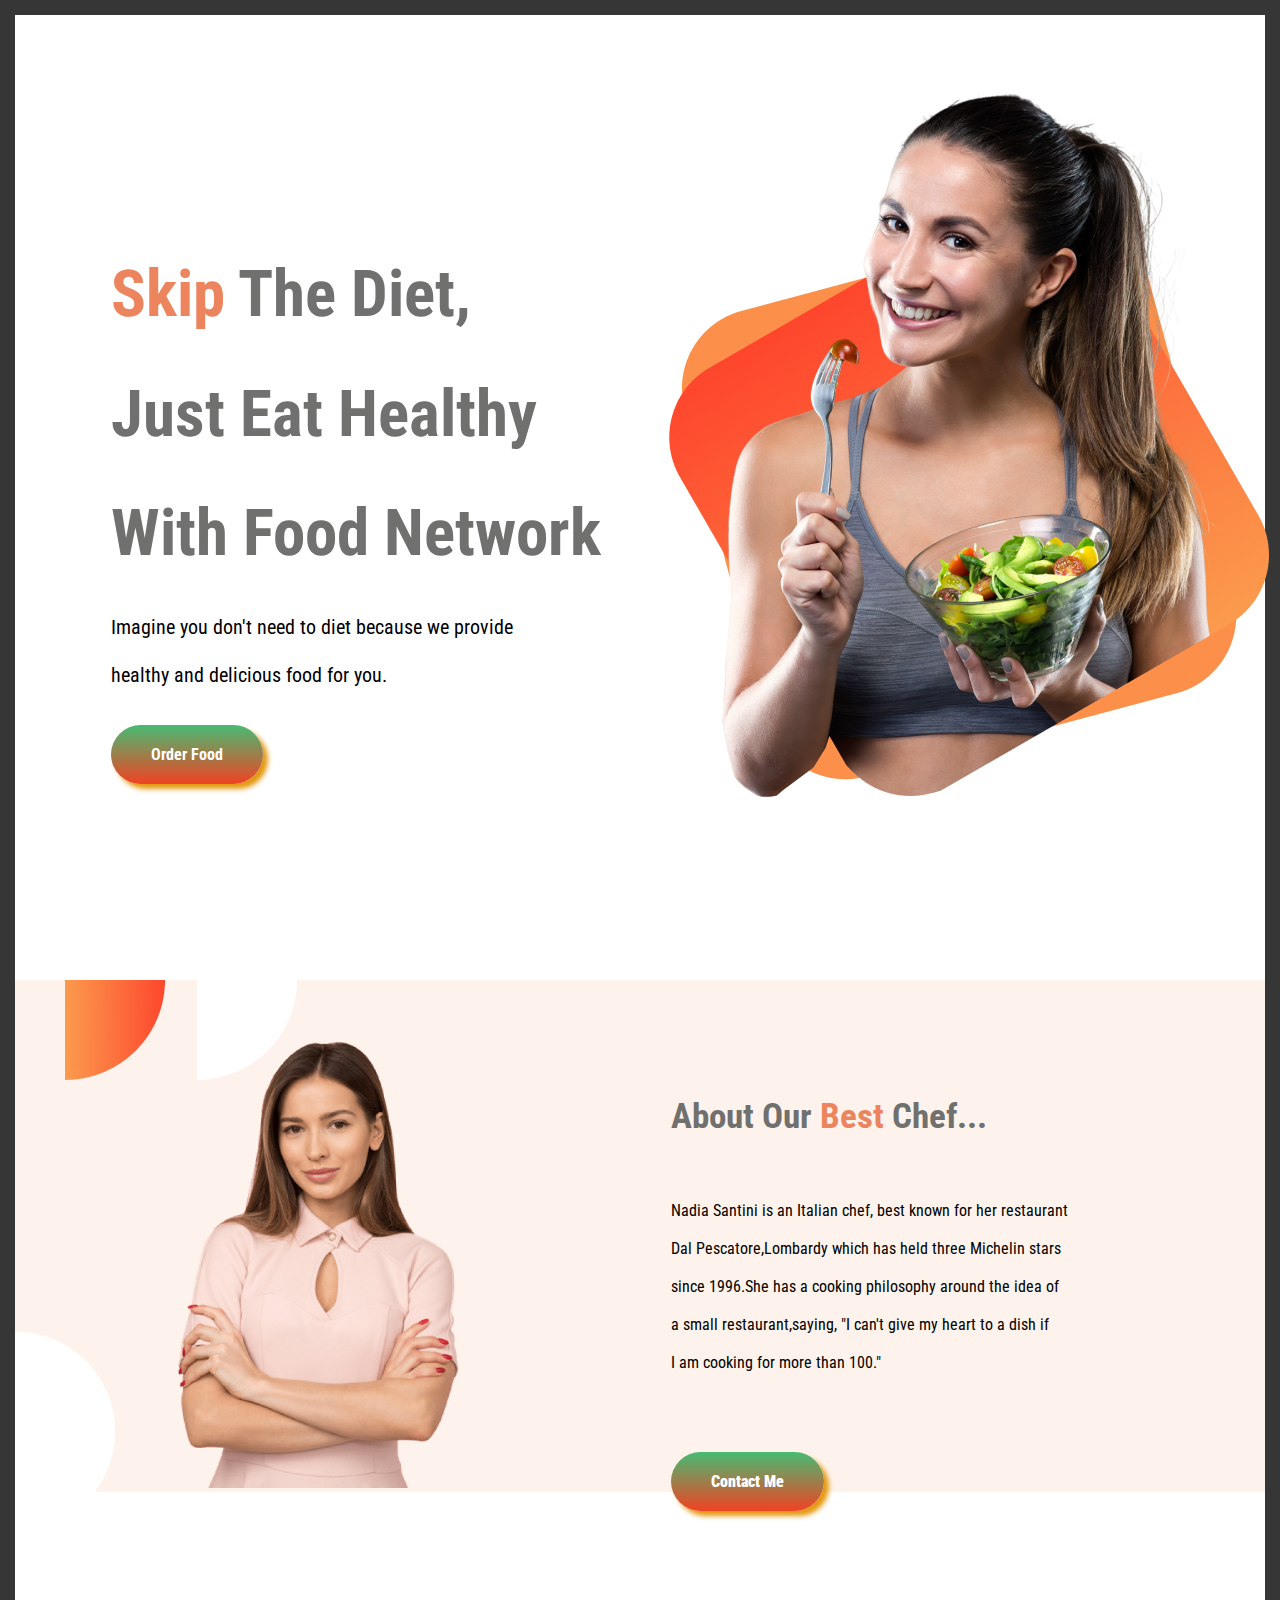
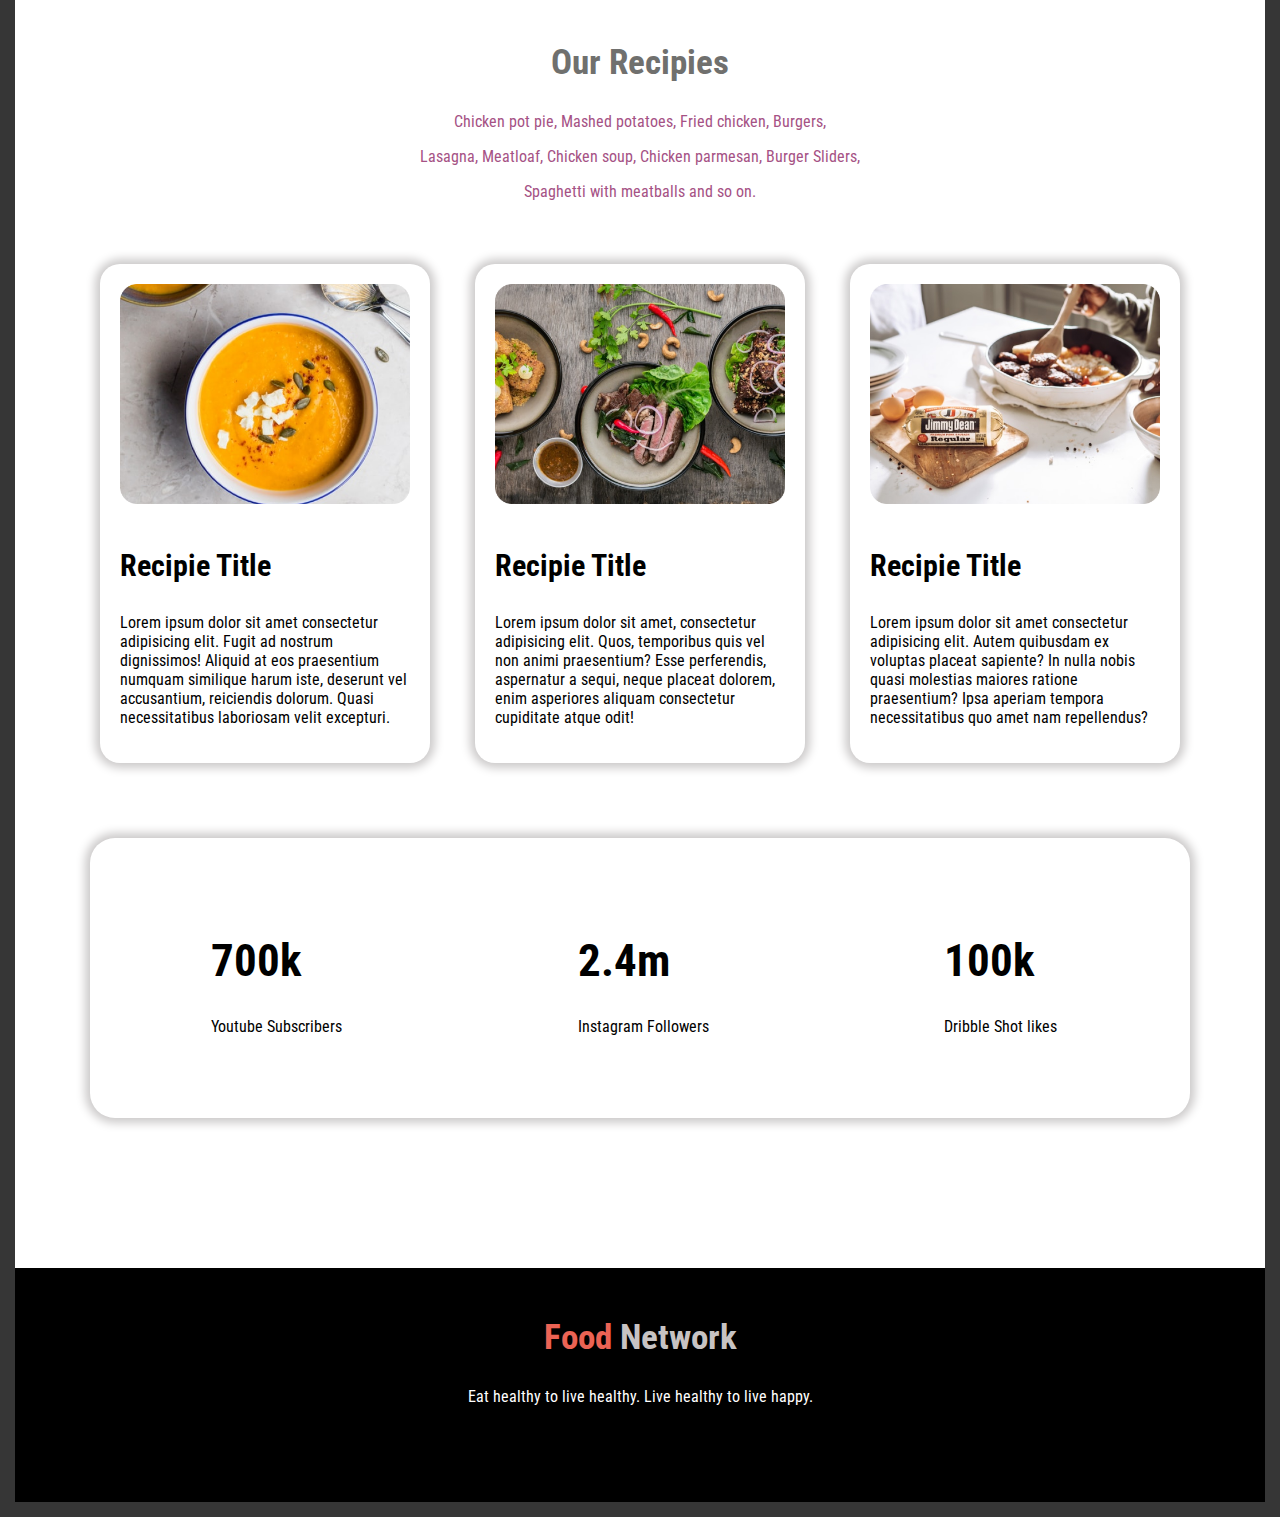
<file: index.html>
<!DOCTYPE html>
<html lang="en">

<head>
    <meta charset="UTF-8">
    <meta http-equiv="X-UA-Compatible" content="IE=edge">
    <meta name="viewport" content="width=device-width, initial-scale=1.0">
    <title>Food Network</title>
    <link rel="preconnect" href="https://fonts.googleapis.com">
    <link rel="preconnect" href="https://fonts.gstatic.com" crossorigin>
    <link href="https://fonts.googleapis.com/css2?family=Roboto+Condensed:ital,wght@1,700&display=swap"
        rel="stylesheet">
    <link rel="stylesheet" href="style.css">
</head>

<body>
    <section class="first-sec">
        <div class="div-width allignment1">
            <h1 class="first-heading"><span class="color_s">Skip</span> The Diet,</h1>
            <h1 class="first-heading">Just Eat Healthy</h1>
            <h1 class="first-heading">With Food Network</h1>
            <p class="first-par">
                Imagine you don't need to diet because we provide <br><br>
                healthy and delicious food for you.
            </p>
            <br><br>
            <a href="https://www.myajamo.com" target="_blank" class="order_food">Order Food</a>
        </div>
        <div class="div-width">
            <img src="files/images/female/Group 8425.png" alt="A photo of a model.">
        </div>
    </section>
    <section class="second-sec">
        <div class="div2-width allignment2">
            <img src="files/images/female/Person Image.png" alt="Image of a model" class="sec-img">
        </div>
        <div class="div2-width allignment3">
            <h2 class="sec-heading">About Our <span class="color_s">Best</span> Chef...</h2><br>
            <p class="sec-par">
                Nadia Santini is an Italian chef, best known for her restaurant
                <br><br> Dal Pescatore,Lombardy which has held
                three Michelin stars <br><br>since 1996.She has a cooking philosophy around the idea of<br><br> a small
                restaurant,saying, "I can't give my heart to a dish if <br><br>
                I am cooking for more than 100."
            </p>
            <div class="contact-me">
                <a href="https://www.facebook.com/nadia.santini.127" target="_blank" class="order_food"><b>Contact
                        Me</b></a>
            </div>
        </div>
    </section>
    <section class="third-sec">
        <div class="allignment4">
            <h2 class="third-heading">Our Recipies</h2>
            <p class="third-par">
                Chicken pot pie, Mashed potatoes, Fried chicken, Burgers,
            </p>
            <p class="third-par">
                Lasagna, Meatloaf, Chicken soup, Chicken parmesan, Burger
                Sliders,
            </p>
            <p class="third-par">
                Spaghetti with meatballs and so on.
            </p>
        </div>
        <div class="third-div">
            <div class="cover">
                <img src="files/images/food/Project Cover.png" alt="Image of Recipie 1" class="Recipie">
                <h3 class="R_title">Recipie Title</h3>
                <p>
                    Lorem ipsum dolor sit amet consectetur adipisicing elit. Fugit ad nostrum dignissimos! Aliquid at
                    eos praesentium numquam similique harum iste, deserunt vel accusantium, reiciendis dolorum. Quasi
                    necessitatibus laboriosam velit excepturi.
                </p>
            </div>
            <div class="cover">
                <img src="files/images/food/Project Cover1.jpg" alt="Image of Recipie 2" class="Recipie">
                <h3 class="R_title">Recipie Title</h3>
                <p>
                    Lorem ipsum dolor sit amet, consectetur adipisicing elit. Quos, temporibus quis vel non animi
                    praesentium? Esse perferendis, aspernatur a sequi, neque placeat dolorem, enim asperiores aliquam
                    consectetur cupiditate atque odit!
                </p>
            </div>
            <div class="cover">
                <img src="files/images/food/Project Cover.jpg" alt="Image of Recipie 3" class="Recipie">
                <h3 class="R_title">Recipie Title</h3>
                <p>
                    Lorem ipsum dolor sit amet consectetur adipisicing elit. Autem quibusdam ex voluptas placeat
                    sapiente? In nulla nobis quasi molestias maiores ratione praesentium? Ipsa aperiam tempora
                    necessitatibus quo amet nam repellendus?
                </p>
            </div>
        </div>
        <div class="additional-box">
            <div class="units">
                <h1>700k</h1>
                <p>Youtube Subscribers</p>
            </div>
            <div class="units">
                <h1>2.4m</h1>
                <p>Instagram Followers</p>
            </div>
            <div class="units">
                <h1>100k</h1>
                <p>Dribble Shot likes</p>
            </div>
        </div>

    </section>
    <section class="last-section">
        <h2><span>Food</span> Network</h2>
        <p>Eat healthy to live healthy. Live healthy to live happy.</p>
    </section>

</body>

</html>
</file>
<file: style.css>
body{
    font-family: 'Roboto Condensed', sans-serif;
    margin: 0;
    border: 15px solid rgb(54, 54, 54);
}
.first-sec{
    display:flex;
    margin-bottom: 150px;
    margin-top: 5%;
    margin-left: 5%;
    margin-right: 5%;
   
}
.first-heading{
    color:rgb(112, 112, 110);
    font-weight: bolder;
    font-size: 65px;
}
.color_s{
    color: rgb(236, 132, 94);
}
.first-sec .div-width{
    width: 50%;
}
.first-sec .allignment1{
    padding-top: 12%;
    padding-left: 3%;
}
.first-par{
    font-size: 20px;
}
.order_food{
    text-decoration: none;
    color: white;
    font-weight: 700;
    border-radius: 50px;
    background-image: linear-gradient(rgb(71, 187, 115),rgb(241, 66, 35));
    padding: 20px 40px;
    box-shadow: 5px 5px 5px rgb(228, 153, 15);
}
.second-sec{
    display:flex;
    margin-bottom: 150px;
    background-image: url(files/images/shapes/7.png);
    background-repeat: no-repeat;
}
.second-sec .sec-heading{
    color: rgb(112, 112, 110);
    font-size: 35px;
    font-weight: bolder;
}
.second-sec .sec-par{
    font-size: 16px;
}
.second-sec .div2-width{
    width: 50%;
}
.second-sec .sec-img{
    width: 60%;
}
.second-sec .allignment2{
    padding-top: 5%;
    padding-left: 13%;
    padding-right: 2%;
}
.second-sec .allignment3{
    margin-top: 7%;
    margin-right: 10%
}
.div2-width .contact-me{
    margin-top: 100px;
}
.third-sec{
    margin-bottom: 150px;
}
.allignment4{
    text-align: center;
    color:rgb(165, 82, 133);
}
.third-heading{
    color: rgb(112, 112, 110);
    font-size: 35px;
    font-weight: bolder;
}
.third-sec .third-div{
    display:flex;
    margin-bottom: 100px;
    margin: 5%;
}
.third-div .cover{
    width: 30%;
    margin-left: 2%;
    margin-right: 2%;
    box-shadow: 0px 0px 10px 5px rgb(204, 202, 202);
    border-radius: 20px;
    padding: 20px;
}
.Recipie{
    width: 100%;
    margin-bottom: 10px;
}
.R_title{
    font-size: 30px;
    font-weight: bolder;
}
.additional-box{
    display: flex;
    margin: 6%;
    box-shadow: 0px 0px 10px 5px rgb(204, 202, 202);
    border-radius: 25px;
}
.additional-box h1{
    font-size: 45px;
    font-weight: bolder;
}
.additional-box .units{
    width: 25%;
    margin: 6%;
    padding-left: 5%;
}
.last-section{
    background-color: black;
    text-align: center;
    padding-top: 20px;
    padding-bottom: 80px;
}
.last-section h2{
    font-size: 35px;
    font-weight: bolder;
    color: rgb(199, 195, 195);
}
.last-section h2 span{
    color: rgb(236, 99, 84);
}
.last-section p{
    color: white;
}
</file>
